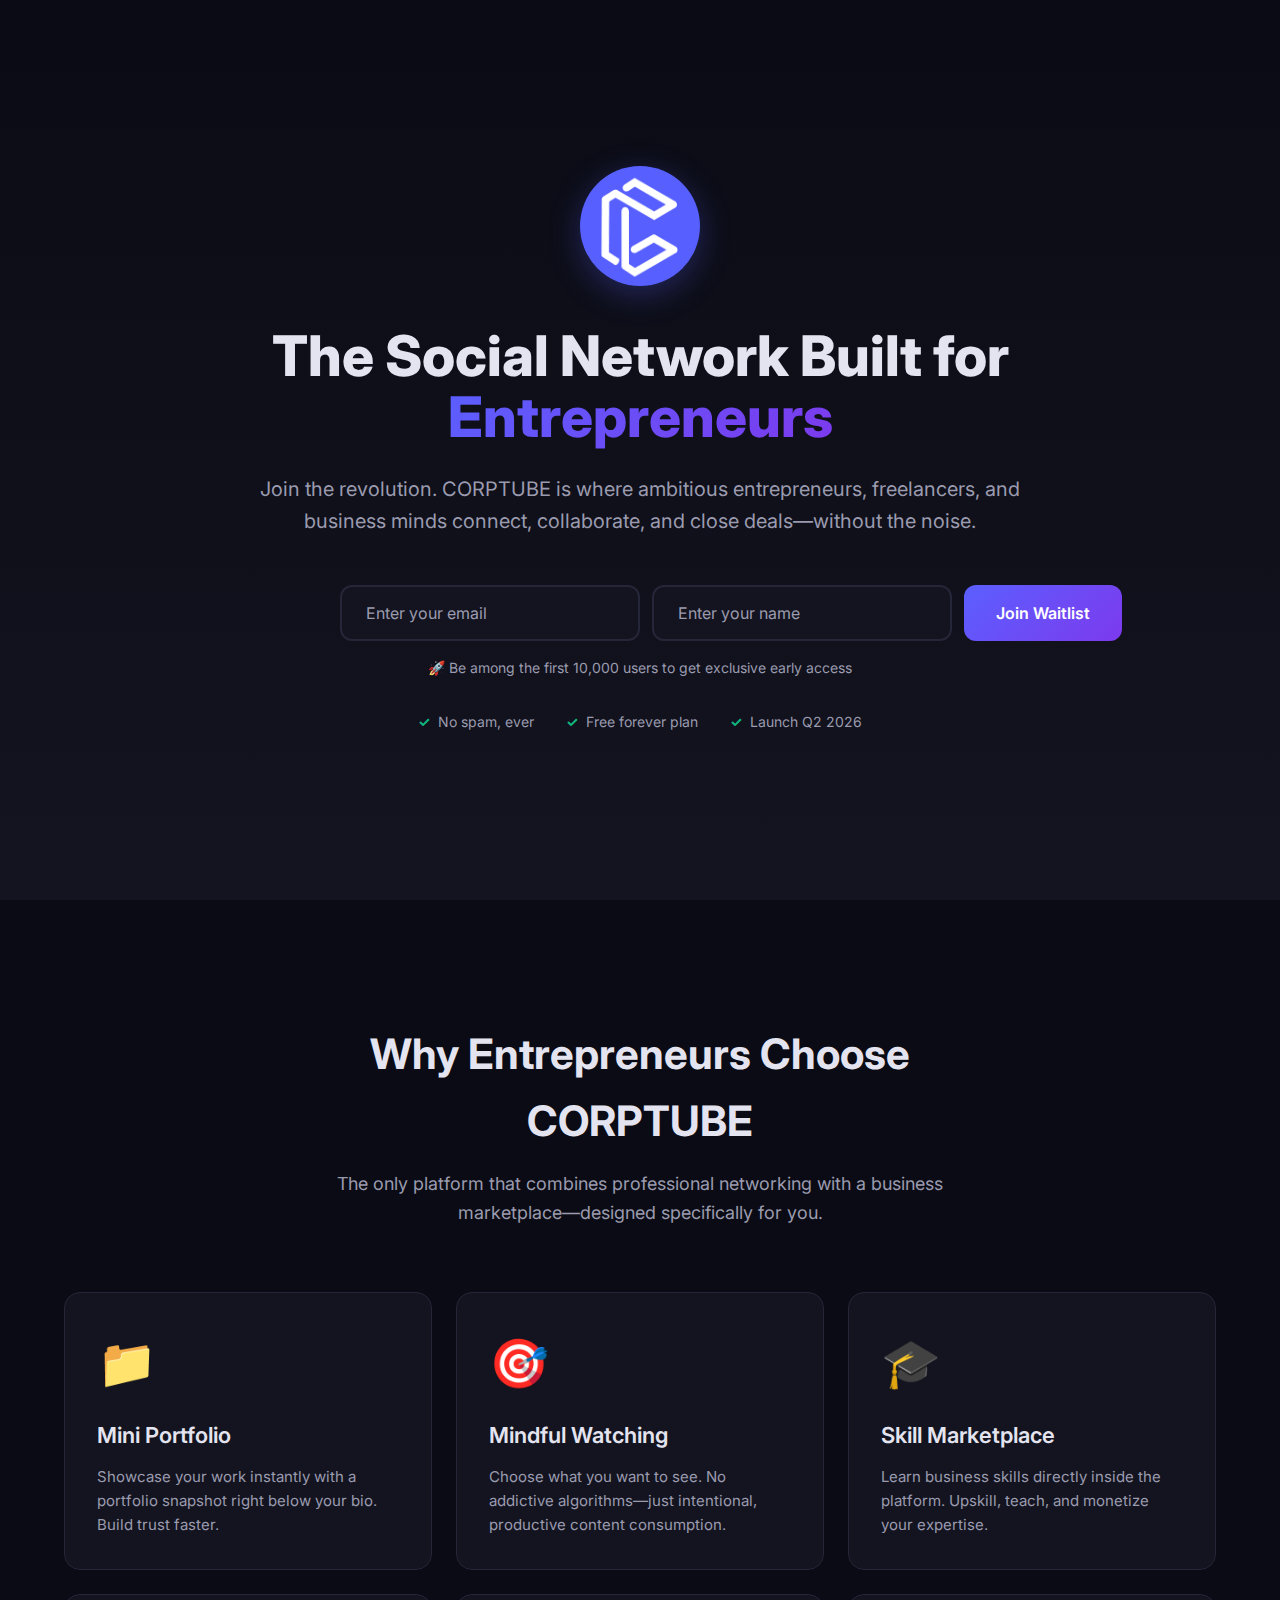
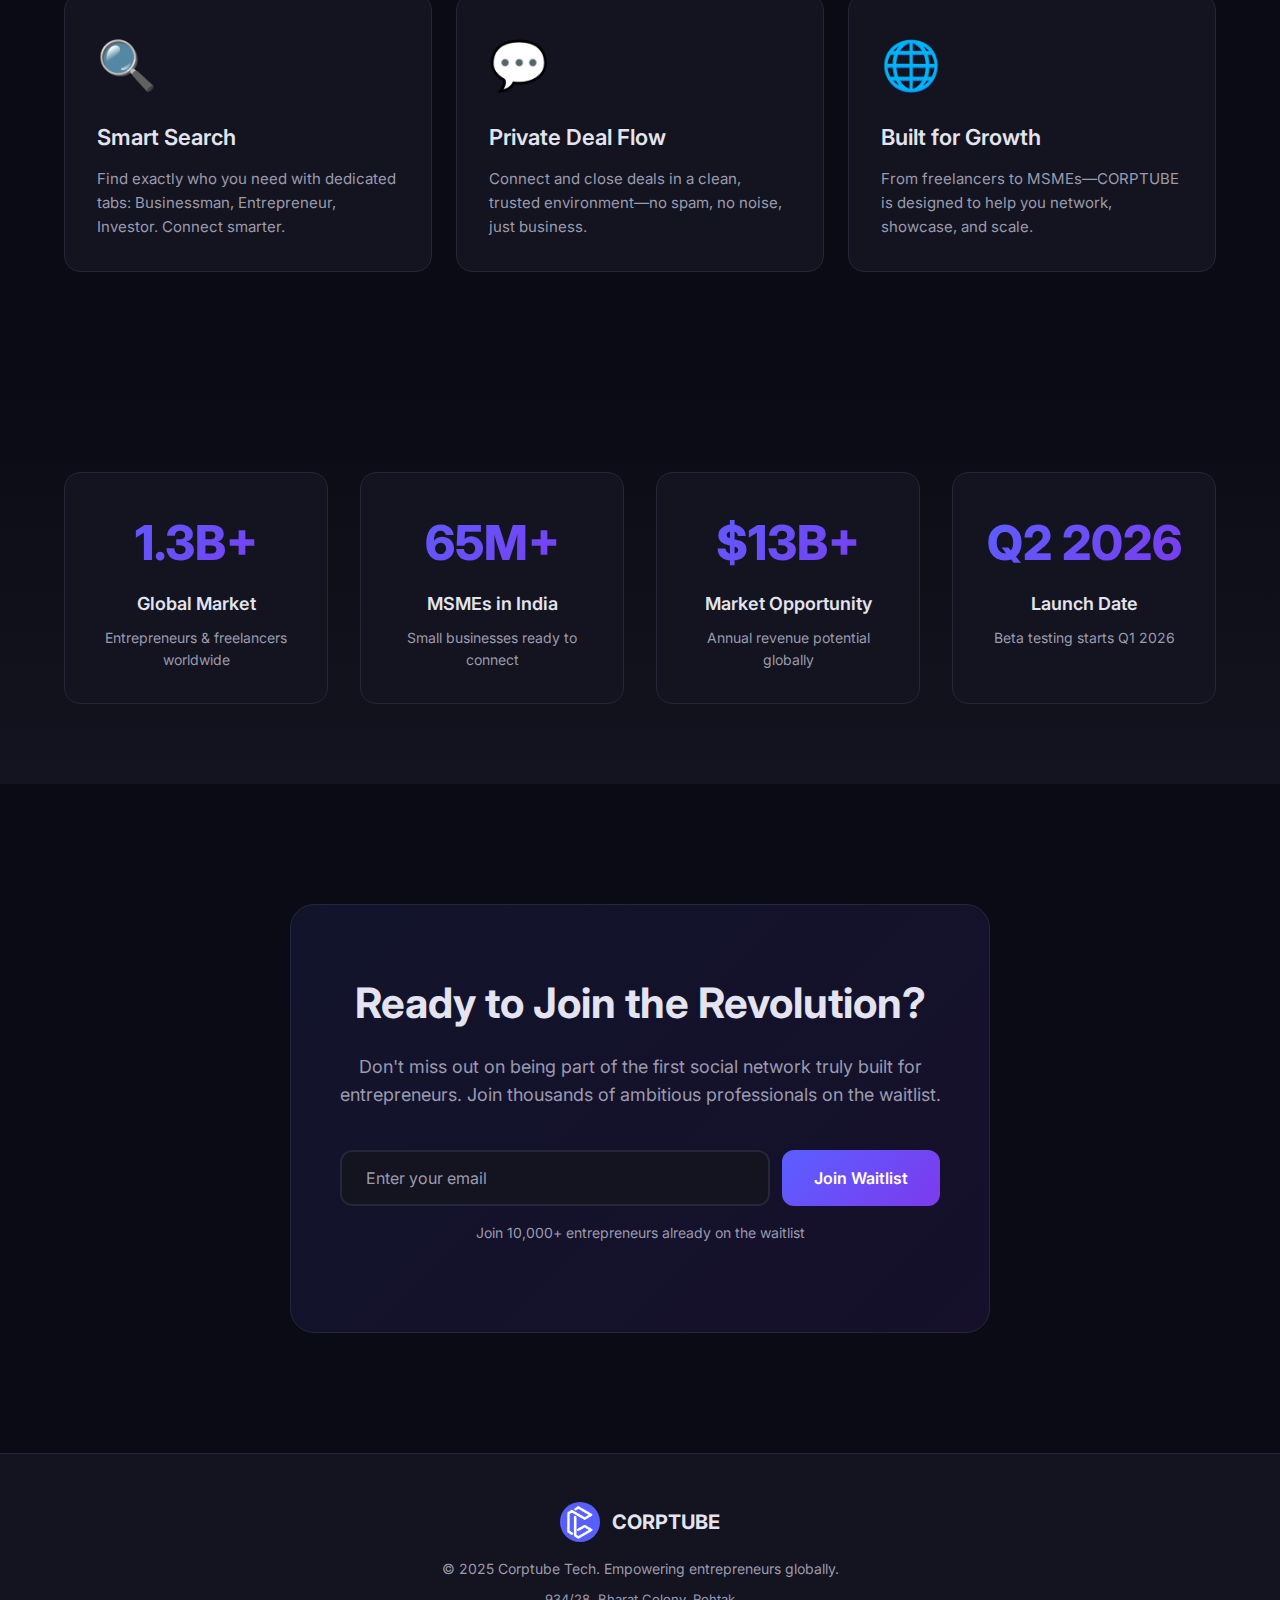
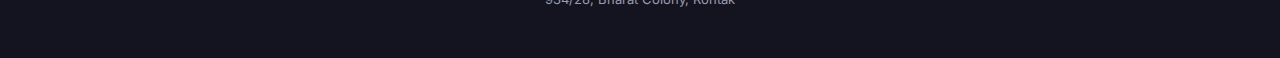
<file: index.html>
<!DOCTYPE html>
<html lang="en">
<head>
  <meta charset="UTF-8">
  <meta name="viewport" content="width=device-width, initial-scale=1.0">
  
  <!-- Title -->
  <title>CORPTUBE - Join the Waitlist</title>
  
  <!-- Description -->
  <meta name="description" content="A Indian platform for networking, skills, and growth. CORPTUBE helps entrepreneurs and learners connect and create opportunities.">

  <!-- Favicon -->
  <link rel="icon" type="image/png" sizes="32x32" href="/icon.png">

<!-- Open Graph (for SEO and social preview) -->
<meta property="og:title" content="CORPTUBE - India's Business Networking Platform">
<meta property="og:description" content="Connect with entrepreneurs, learners, and professionals. CORPTUBE empowers networking, skill-building, and opportunity creation.">
<meta property="og:image" content="/icon.png">
<meta property="og:url" content="https://corptube.in">
<meta property="og:type" content="website">

  <!-- Twitter Card -->
  <meta name="twitter:card" content="summary_large_image">
  <meta name="twitter:title" content="CORPTUBE - Join the Waitlist">
  <meta name="twitter:description" content="Join CORPTUBE – India's own business networking platform for growth, learning, and opportunities.">
  <meta name="twitter:image" content="/icon.png">

  <!-- Styles -->
  <link rel="stylesheet" href="styles.css">

  <!-- Fonts -->
  <link rel="preconnect" href="https://fonts.googleapis.com">
  <link rel="preconnect" href="https://fonts.gstatic.com" crossorigin>
  <link
    href="https://fonts.googleapis.com/css2?family=Inter:wght@400;500;600;700;800&display=swap"
    rel="stylesheet"
  >
</head>

<body>
    <section class="hero">
        <div class="container">
            <div class="hero-content">
                <div class="logo-container">
                    <img src="icon.png" alt="CORPTUBE Logo" class="logo">
                </div>
                
                <h1 class="hero-title">
                    The Social Network Built for <span class="gradient-text">Entrepreneurs</span>
                </h1>
                
                <p class="hero-description">
                    Join the revolution. CORPTUBE is where ambitious entrepreneurs, freelancers, and business minds connect, collaborate, and close deals—without the noise.
                </p>
                
                <div class="waitlist-form">
                    <form action="https://formsubmit.co/corptubeprivate@gmail.com" method="POST">
                        <div class="form-group">
                            <input 
                                type="email" 
                                id="email" 
                                name="email"
                                placeholder="Enter your email" 
                                required
                                class="email-input"
                            >
                            <input 
                                type="text" 
                                id="name" 
                                mane="name"
                                placeholder="Enter your name" 
                                required
                                class="email-input"
                            >
                            <input type="hidden" name="_next" value="https://corptube.in/thankyou.html">
                            <button type="submit" class="submit-btn">
                                Join Waitlist
                            </button>
                        </div>
                    </form>
                    <p class="form-note">
                        🚀 Be among the first 10,000 users to get exclusive early access
                    </p>
                </div>
                
                <div class="trust-badges">
                    <div class="badge">
                        <span class="badge-icon">✓</span>
                        <span>No spam, ever</span>
                    </div>
                    <div class="badge">
                        <span class="badge-icon">✓</span>
                        <span>Free forever plan</span>
                    </div>
                    <div class="badge">
                        <span class="badge-icon">✓</span>
                        <span>Launch Q2 2026</span>
                    </div>
                </div>
            </div>
        </div>
    </section>
    <section class="features">
        <div class="container">
            <div class="section-header">
                <h2 class="section-title">Why Entrepreneurs Choose CORPTUBE</h2>
                <p class="section-description">
                    The only platform that combines professional networking with a business marketplace—designed specifically for you.
                </p>
            </div>
            
            <div class="features-grid">
                <div class="feature-card">
                    <div class="feature-icon">📁</div>
                    <h3 class="feature-title">Mini Portfolio</h3>
                    <p class="feature-description">
                        Showcase your work instantly with a portfolio snapshot right below your bio. Build trust faster.
                    </p>
                </div>
                
                <div class="feature-card">
                    <div class="feature-icon">🎯</div>
                    <h3 class="feature-title">Mindful Watching</h3>
                    <p class="feature-description">
                        Choose what you want to see. No addictive algorithms—just intentional, productive content consumption.
                    </p>
                </div>
                
                <div class="feature-card">
                    <div class="feature-icon">🎓</div>
                    <h3 class="feature-title">Skill Marketplace</h3>
                    <p class="feature-description">
                        Learn business skills directly inside the platform. Upskill, teach, and monetize your expertise.
                    </p>
                </div>
                
                <div class="feature-card">
                    <div class="feature-icon">🔍</div>
                    <h3 class="feature-title">Smart Search</h3>
                    <p class="feature-description">
                        Find exactly who you need with dedicated tabs: Businessman, Entrepreneur, Investor. Connect smarter.
                    </p>
                </div>
                
                <div class="feature-card">
                    <div class="feature-icon">💬</div>
                    <h3 class="feature-title">Private Deal Flow</h3>
                    <p class="feature-description">
                        Connect and close deals in a clean, trusted environment—no spam, no noise, just business.
                    </p>
                </div>
                
                <div class="feature-card">
                    <div class="feature-icon">🌐</div>
                    <h3 class="feature-title">Built for Growth</h3>
                    <p class="feature-description">
                        From freelancers to MSMEs—CORPTUBE is designed to help you network, showcase, and scale.
                    </p>
                </div>
            </div>
        </div>
    </section> 
    <section class="stats">
        <div class="container">
            <div class="stats-grid">
                <div class="stat-card">
                    <div class="stat-number">1.3B+</div>
                    <div class="stat-label">Global Market</div>
                    <div class="stat-description">Entrepreneurs & freelancers worldwide</div>
                </div>
                
                <div class="stat-card">
                    <div class="stat-number">65M+</div>
                    <div class="stat-label">MSMEs in India</div>
                    <div class="stat-description">Small businesses ready to connect</div>
                </div>
                
                <div class="stat-card">
                    <div class="stat-number">$13B+</div>
                    <div class="stat-label">Market Opportunity</div>
                    <div class="stat-description">Annual revenue potential globally</div>
                </div>
                
                <div class="stat-card">
                    <div class="stat-number">Q2 2026</div>
                    <div class="stat-label">Launch Date</div>
                    <div class="stat-description">Beta testing starts Q1 2026</div>
                </div>
               
                </div>
            </div>
        </div>
    </section>
    <section class="cta">
        <div class="container">
            <div class="cta-content">
                <h2 class="cta-title">Ready to Join the Revolution?</h2>
                <p class="cta-description">
                    Don't miss out on being part of the first social network truly built for entrepreneurs. Join thousands of ambitious professionals on the waitlist.
                </p>
                
                <div class="cta-form">
                    <form action="https://formsubmit.co/corptubeprivate@gmail.com" method="POST">
                        <div class="form-group">
                            <input 
                                type="email" 
                                id="email" 
                                name="email"
                                placeholder="Enter your email" 
                                required
                                class="email-input"
                            >
                           
                            <input type="hidden" name="_next" value="https://corptube.in/thankyou.html">
                            <button type="submit" class="submit-btn">
                                Join Waitlist
                            </button>
                </div>
                
                <div class="cta-footer">
                    <p>Join 10,000+ entrepreneurs already on the waitlist</p>
                </div>
            </div>
        </div>
    </section> 
    <footer class="footer">
        <div class="container">
            <div class="footer-content">
                <div class="footer-logo">
                    <img src="icon.png" alt="CORPTUBE" class="footer-logo-img">
                    <span class="footer-brand">CORPTUBE</span>
                </div>
                <p class="footer-text">
                    © 2025 Corptube Tech. Empowering entrepreneurs globally.
                </p>
                <p class="footer-address">
                    934/28, Bharat Colony, Rohtak
                </p>
            </div>
        </div>
    </footer>

    <script src="script.js"></script>
</body>
</html>
</file>
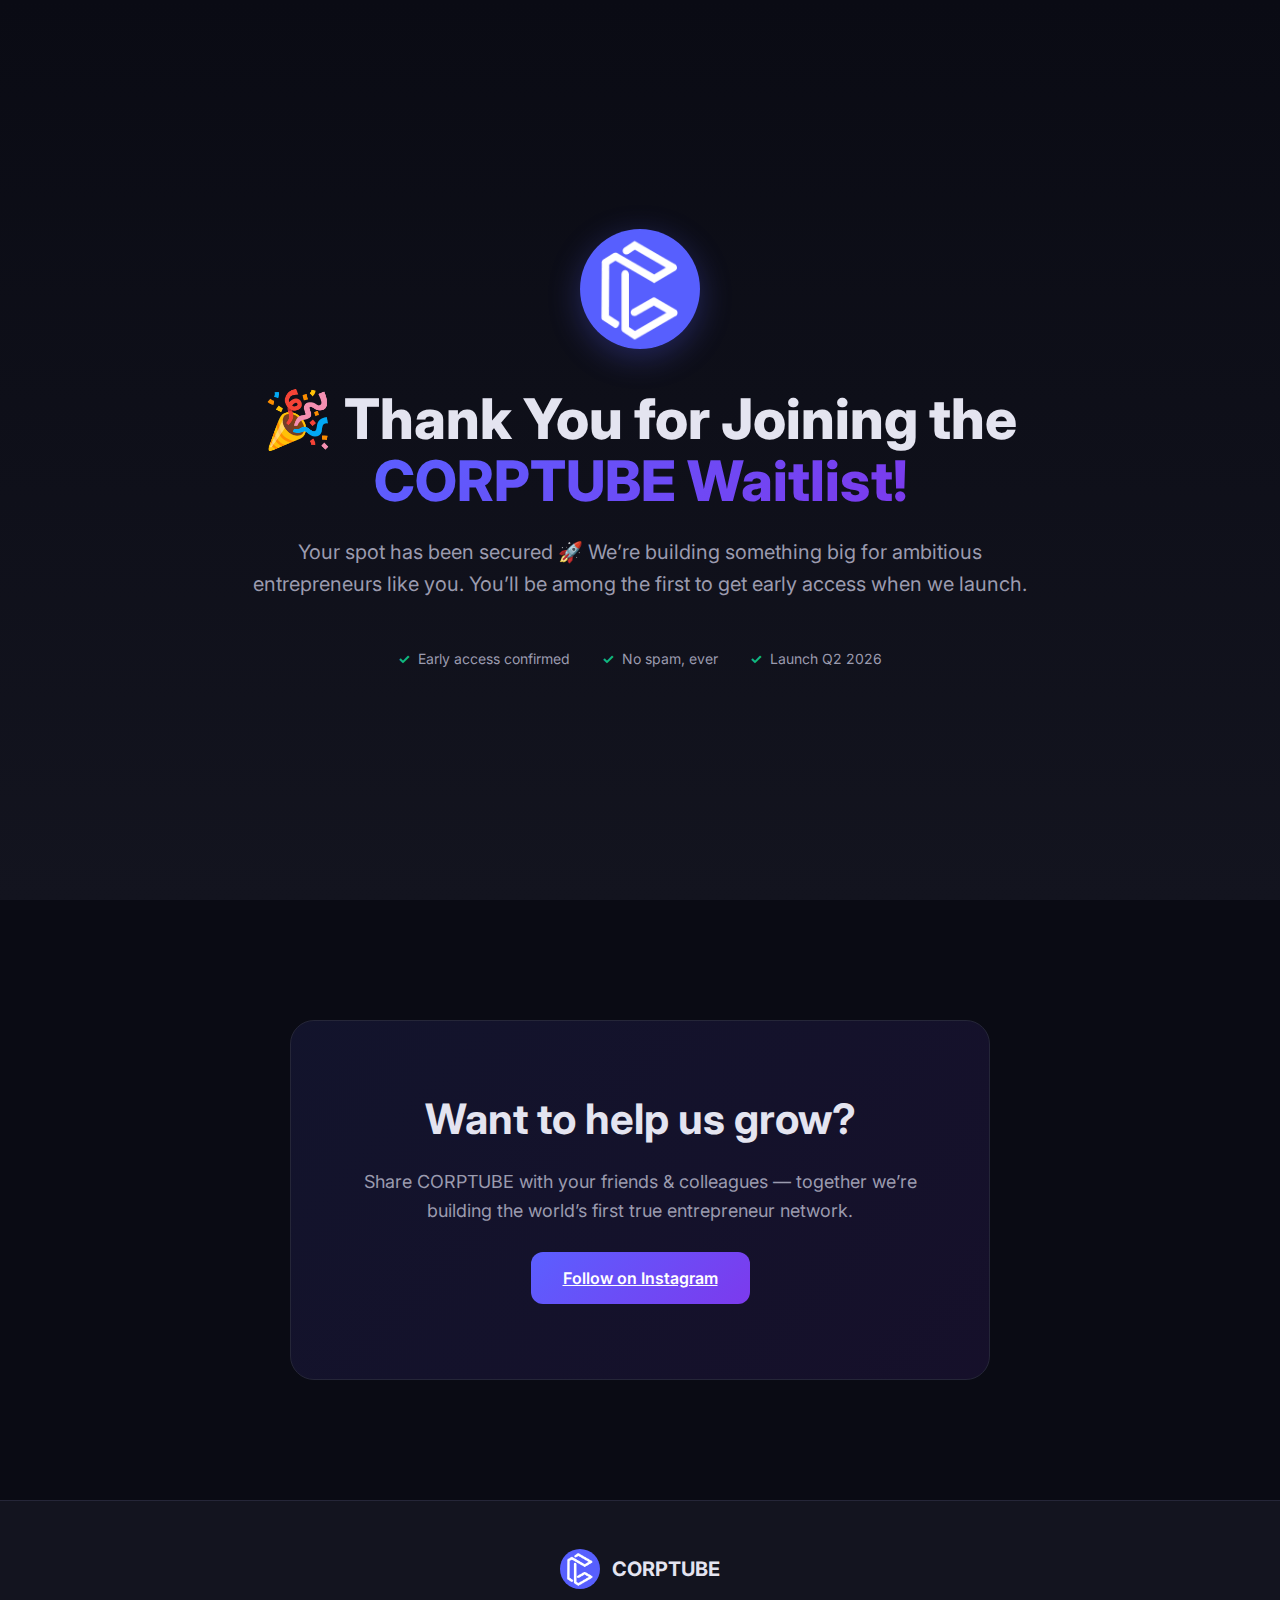
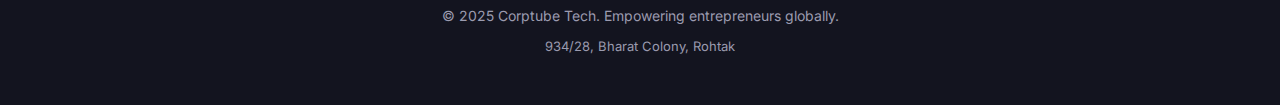
<file: thankyou.html>
<!DOCTYPE html>
<html lang="en">
<head>
  <meta charset="UTF-8">
  <meta name="viewport" content="width=device-width, initial-scale=1.0">
  <title>CORPTUBE - Thank You</title>
  <link rel="stylesheet" href="styles.css">
  <link rel="preconnect" href="https://fonts.googleapis.com">
  <link rel="preconnect" href="https://fonts.gstatic.com" crossorigin>
  <link href="https://fonts.googleapis.com/css2?family=Inter:wght@400;500;600;700;800&display=swap" rel="stylesheet">
</head>
<body>
  <!-- Hero / Thank You Section -->
  <section class="hero">
    <div class="container">
      <div class="hero-content">
        <div class="logo-container">
          <img src="Untitled design (2).png" alt="CORPTUBE Logo" class="logo">
        </div>
        
        <h1 class="hero-title">
          🎉 Thank You for Joining the <span class="gradient-text">CORPTUBE Waitlist!</span>
        </h1>
        
        <p class="hero-description">
          Your spot has been secured 🚀  
          We’re building something big for ambitious entrepreneurs like you.  
          You’ll be among the first to get early access when we launch.
        </p>

        

        <div class="trust-badges">
          <div class="badge">
            <span class="badge-icon">✓</span>
            <span>Early access confirmed</span>
          </div>
          <div class="badge">
            <span class="badge-icon">✓</span>
            <span>No spam, ever</span>
          </div>
          <div class="badge">
            <span class="badge-icon">✓</span>
            <span>Launch Q2 2026</span>
          </div>
        </div>
      </div>
    </div>
  </section>

  <!-- CTA / Share Section -->
  <section class="cta">
    <div class="container">
      <div class="cta-content">
        <h2 class="cta-title">Want to help us grow?</h2>
        <p class="cta-description">
          Share CORPTUBE with your friends & colleagues —  
          together we’re building the world’s first true entrepreneur network.
        </p>
        <div class="cta-form">
          <a href="https://www.instagram.com/corptube.in/""
             class="submit-btn">Follow on Instagram</a>
        </div>
      </div>
    </div>
  </section>

  <!-- Footer -->
  <footer class="footer">
    <div class="container">
      <div class="footer-content">
        <div class="footer-logo">
          <img src="Untitled design (2).png" alt="CORPTUBE" class="footer-logo-img">
          <span class="footer-brand">CORPTUBE</span>
        </div>
        <p class="footer-text">
          © 2025 Corptube Tech. Empowering entrepreneurs globally.
        </p>
        <p class="footer-address">
          934/28, Bharat Colony, Rohtak
        </p>
      </div>
    </div>
  </footer>
</body>
</html>
</file>
<file: styles.css>
* {
    margin: 0;
    padding: 0;
    box-sizing: border-box;
  }
  
  :root {
    --primary: #5b5fff;
    --primary-dark: #4a4ee8;
    --background: #0a0b14;
    --surface: #13141f;
    --surface-hover: #1a1b2e;
    --border: #252638;
    --text: #e4e4f0;
    --text-muted: #9b9baf;
    --accent: #7c3aed;
    --success: #10b981;
  }
  
  body {
    font-family: "Inter", -apple-system, BlinkMacSystemFont, "Segoe UI", sans-serif;
    background-color: var(--background);
    color: var(--text);
    line-height: 1.6;
    -webkit-font-smoothing: antialiased;
    -moz-osx-font-smoothing: grayscale;
  }
  
  .container {
    max-width: 1200px;
    margin: 0 auto;
    padding: 0 24px;
  }
  
  /* Hero Section */
  .hero {
    min-height: 100vh;
    display: flex;
    align-items: center;
    justify-content: center;
    padding: 80px 0;
    background: linear-gradient(180deg, var(--background) 0%, var(--surface) 100%);
  }
  
  .hero-content {
    text-align: center;
    max-width: 800px;
    margin: 0 auto;
  }
  
  .logo-container {
    margin-bottom: 32px;
    animation: fadeInDown 0.8s ease-out;
  }
  
  .logo {
    width: 120px;
    height: 120px;
    border-radius: 50%;
    box-shadow: 0 8px 32px rgba(91, 95, 255, 0.3);
  }
  
  .hero-title {
    font-size: 56px;
    font-weight: 800;
    line-height: 1.1;
    margin-bottom: 24px;
    animation: fadeInUp 0.8s ease-out 0.2s both;
  }
  
  .gradient-text {
    background: linear-gradient(135deg, var(--primary) 0%, var(--accent) 100%);
    -webkit-background-clip: text;
    -webkit-text-fill-color: transparent;
    background-clip: text;
  }
  
  .hero-description {
    font-size: 20px;
    color: var(--text-muted);
    margin-bottom: 48px;
    line-height: 1.6;
    animation: fadeInUp 0.8s ease-out 0.4s both;
  }
  
  .waitlist-form {
    margin-bottom: 32px;
    animation: fadeInUp 0.8s ease-out 0.6s both;
  }
  
  .form-group {
    display: flex;
    gap: 12px;
    max-width: 600px;
    margin: 0 auto 16px;
  }
  
  .email-input {
    flex: 1;
    padding: 16px 24px;
    font-size: 16px;
    background-color: var(--surface);
    border: 2px solid var(--border);
    border-radius: 12px;
    color: var(--text);
    transition: all 0.3s ease;
    font-family: inherit;
  }
  
  .email-input:focus {
    outline: none;
    border-color: var(--primary);
    box-shadow: 0 0 0 4px rgba(91, 95, 255, 0.1);
  }
  
  .email-input::placeholder {
    color: var(--text-muted);
  }
  
  .submit-btn {
    padding: 16px 32px;
    font-size: 16px;
    font-weight: 600;
    background: linear-gradient(135deg, var(--primary) 0%, var(--accent) 100%);
    color: white;
    border: none;
    border-radius: 12px;
    cursor: pointer;
    transition: all 0.3s ease;
    font-family: inherit;
    white-space: nowrap;
  }
  
  .submit-btn:hover {
    transform: translateY(-2px);
    box-shadow: 0 8px 24px rgba(91, 95, 255, 0.4);
  }
  
  .submit-btn:active {
    transform: translateY(0);
  }
  
  .form-note {
    font-size: 14px;
    color: var(--text-muted);
  }
  
  .trust-badges {
    font-size: larger;
    display: flex;
    justify-content: center;
    gap: 32px;
    flex-wrap: wrap;
    animation: fadeInUp 0.8s ease-out 0.8s both;
  }
  
  .badge {
    display: flex;
    align-items: center;
    gap: 8px;
    font-size: 14px;
    color: var(--text-muted);
  }
  
  .badge-icon {
    color: var(--success);
    font-weight: bold;
  }
  
  /* Features Section */
  .features {
    padding: 120px 0;
    background-color: var(--background);
  }
  
  .section-header {
    text-align: center;
    max-width: 700px;
    margin: 0 auto 64px;
  }
  
  .section-title {
    font-size: 42px;
    font-weight: 700;
    margin-bottom: 16px;
  }
  
  .section-description {
    font-size: 18px;
    color: var(--text-muted);
    line-height: 1.6;
  }
  
  .features-grid {
    display: grid;
    grid-template-columns: repeat(auto-fit, minmax(320px, 1fr));
    gap: 24px;
  }
  
  .feature-card {
    background-color: var(--surface);
    border: 1px solid var(--border);
    border-radius: 16px;
    padding: 32px;
    transition: all 0.3s ease;
  }
  
  .feature-card:hover {
    background-color: var(--surface-hover);
    border-color: var(--primary);
    transform: translateY(-4px);
    box-shadow: 0 12px 32px rgba(91, 95, 255, 0.15);
  }
  
  .feature-icon {
    font-size: 48px;
    margin-bottom: 16px;
  }
  
  .feature-title {
    font-size: 22px;
    font-weight: 600;
    margin-bottom: 12px;
  }
  
  .feature-description {
    font-size: 15px;
    color: var(--text-muted);
    line-height: 1.6;
  }
  
  /* Stats Section */
  .stats {
    padding: 80px 0;
    background: linear-gradient(180deg, var(--background) 0%, var(--surface) 100%);
  }
  
  .stats-grid {
    display: grid;
    grid-template-columns: repeat(auto-fit, minmax(250px, 1fr));
    gap: 32px;
  }
  
  .stat-card {
    text-align: center;
    padding: 32px;
    background-color: var(--surface);
    border: 1px solid var(--border);
    border-radius: 16px;
    transition: all 0.3s ease;
  }
  
  .stat-card:hover {
    border-color: var(--primary);
    transform: translateY(-4px);
  }
  
  .stat-number {
    font-size: 48px;
    font-weight: 800;
    background: linear-gradient(135deg, var(--primary) 0%, var(--accent) 100%);
    -webkit-background-clip: text;
    -webkit-text-fill-color: transparent;
    background-clip: text;
    margin-bottom: 8px;
  }
  
  .stat-label {
    font-size: 18px;
    font-weight: 600;
    margin-bottom: 8px;
  }
  
  .stat-description {
    font-size: 14px;
    color: var(--text-muted);
  }
  
  /* CTA Section */
  .cta {
    padding: 120px 0;
    background-color: var(--background);
  }
  
  .cta-content {
    text-align: center;
    max-width: 700px;
    margin: 0 auto;
    padding: 64px 48px;
    background: linear-gradient(135deg, rgba(91, 95, 255, 0.1) 0%, rgba(124, 58, 237, 0.1) 100%);
    border: 1px solid var(--border);
    border-radius: 24px;
  }
  
  .cta-title {
    font-size: 42px;
    font-weight: 700;
    margin-bottom: 16px;
  }
  
  .cta-description {
    font-size: 18px;
    color: var(--text-muted);
    margin-bottom: 40px;
    line-height: 1.6;
  }
  
  .cta-form {
    margin-bottom: 24px;
  }
  
  .cta-footer {
    font-size: 14px;
    color: var(--text-muted);
  }
  
  /* Footer */
  .footer {
    padding: 48px 0;
    background-color: var(--surface);
    border-top: 1px solid var(--border);
  }
  
  .footer-content {
    text-align: center;
  }
  
  .footer-logo {
    display: flex;
    align-items: center;
    justify-content: center;
    gap: 12px;
    margin-bottom: 16px;
  }
  
  .footer-logo-img {
    width: 40px;
    height: 40px;
    border-radius: 50%;
  }
  
  .footer-brand {
    font-size: 20px;
    font-weight: 700;
  }
  
  .footer-text {
    font-size: 14px;
    color: var(--text-muted);
    margin-bottom: 8px;
  }
  
  .footer-address {
    font-size: 13px;
    color: var(--text-muted);
  }
  
  /* Animations */
  @keyframes fadeInDown {
    from {
      opacity: 0;
      transform: translateY(-20px);
    }
    to {
      opacity: 1;
      transform: translateY(0);
    }
  }
  
  @keyframes fadeInUp {
    from {
      opacity: 0;
      transform: translateY(20px);
    }
    to {
      opacity: 1;
      transform: translateY(0);
    }
  }
  
  /* Responsive Design */
  @media (max-width: 768px) {
    .hero-title {
      font-size: 36px;
    }
  
    .hero-description {
      font-size: 18px;
    }
  
    .form-group {
      flex-direction: column;
    }
  
    .trust-badges {
      flex-direction: column;
      gap: 16px;
    }
  
    .section-title {
      font-size: 32px;
    }
  
    .features-grid {
      grid-template-columns: 1fr;
    }
  
    .stats-grid {
      grid-template-columns: 1fr;
    }
  
    .cta-title {
      font-size: 32px;
    }
  
    .cta-content {
      padding: 40px 24px;
    }
  }
  
  @media (max-width: 480px) {
    .hero-title {
      font-size: 28px;
    }
  
    .logo {
      width: 80px;
      height: 80px;
    }
  
    .stat-number {
      font-size: 36px;
    }
  }
</file>
